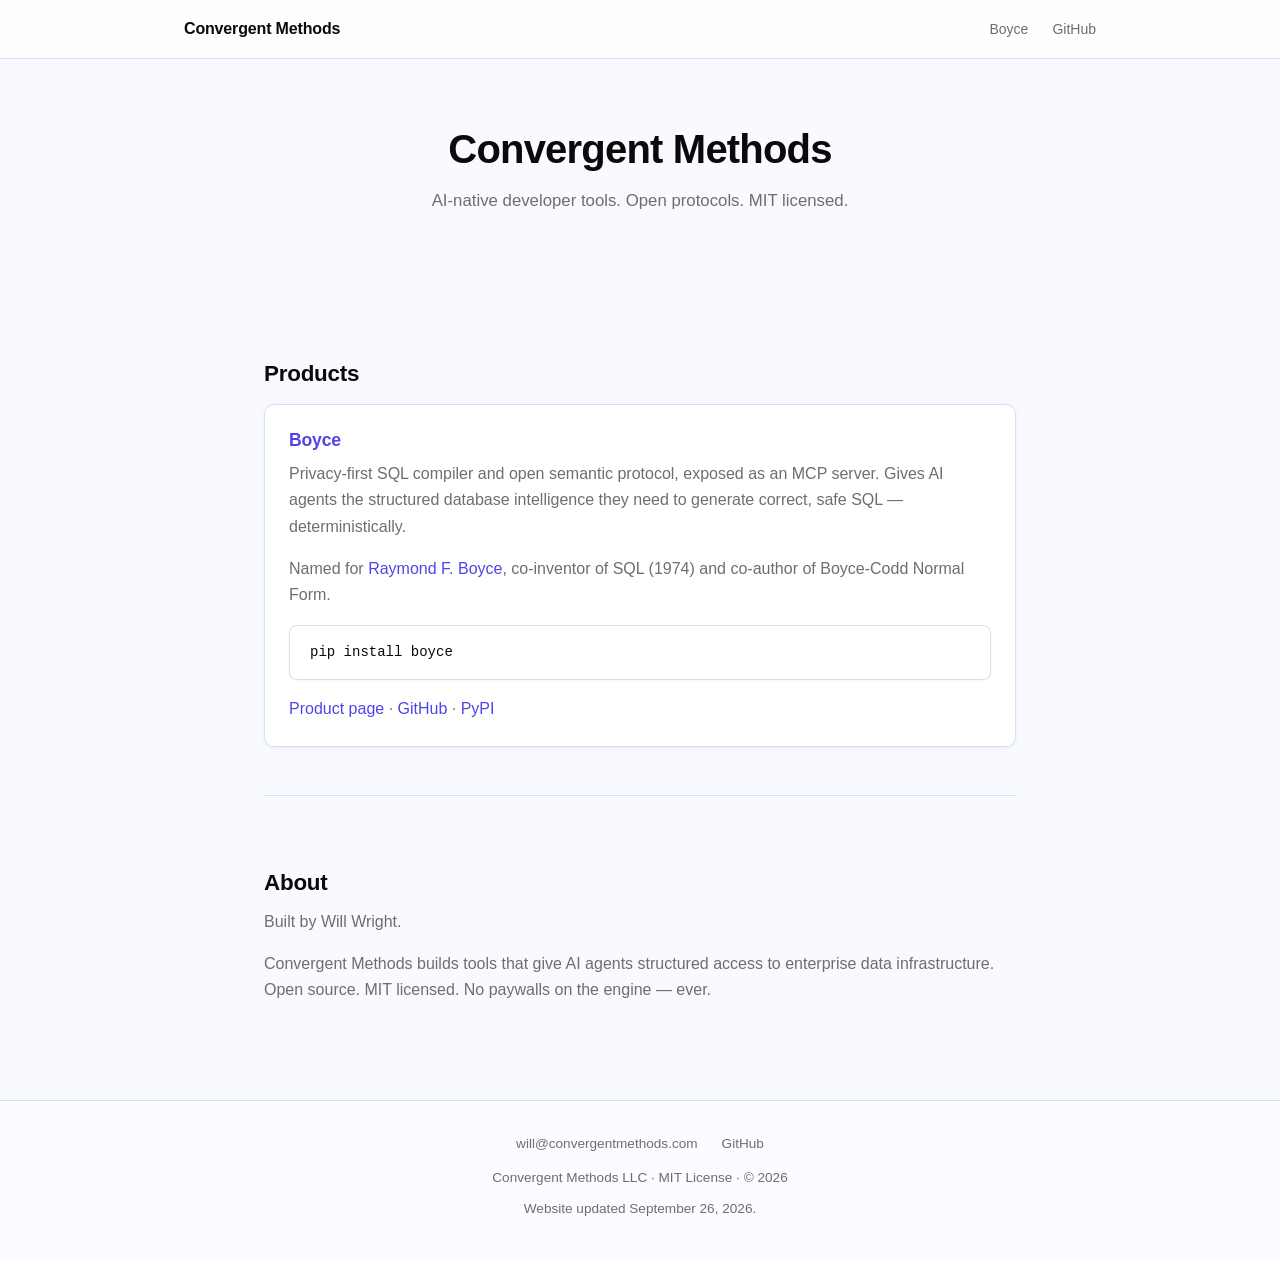
<file: index.html>
<!DOCTYPE html>
<html lang="en">
<head>
  <meta charset="UTF-8">
  <meta name="viewport" content="width=device-width, initial-scale=1.0">
  <title>Convergent Methods &mdash; AI-native developer tools</title>
  <meta name="description" content="Open-source developer tools for agentic database workflows. Built by Convergent Methods.">
  <meta property="og:title" content="Convergent Methods">
  <meta property="og:description" content="Open-source developer tools for agentic database workflows. MIT licensed.">
  <meta property="og:url" content="https://convergentmethods.com">
  <meta property="og:type" content="website">
  <link rel="stylesheet" href="styles.css">
  <script type="application/ld+json">
  {
    "@context": "https://schema.org",
    "@type": "Organization",
    "name": "Convergent Methods",
    "url": "https://convergentmethods.com",
    "description": "AI-native developer tools. Open protocols. MIT licensed.",
    "founder": {
      "@type": "Person",
      "name": "Will Wright"
    },
    "sameAs": [
      "https://github.com/ConvergentMethods"
    ]
  }
  </script>
</head>
<body>

  <nav>
    <div class="nav-inner">
      <a href="/" class="nav-brand">Convergent Methods</a>
      <ul class="nav-links">
        <li><a href="/boyce/">Boyce</a></li>
        <li><a href="https://github.com/ConvergentMethods">GitHub</a></li>
      </ul>
    </div>
  </nav>

  <main class="container">

    <div class="hero">
      <h1>Convergent Methods</h1>
      <p class="explainer">AI-native developer tools. Open protocols. MIT licensed.</p>
    </div>

    <section>
      <h2>Products</h2>

      <div class="card">
        <h3><a href="/boyce/">Boyce</a></h3>
        <p>Privacy-first SQL compiler and open semantic protocol, exposed as an MCP server. Gives AI agents the structured database intelligence they need to generate correct, safe SQL &mdash; deterministically.</p>
        <p>Named for <a href="https://en.wikipedia.org/wiki/Raymond_F._Boyce">Raymond F. Boyce</a>, co-inventor of SQL (1974) and co-author of Boyce-Codd Normal Form.</p>
        <pre><code class="language-bash">pip install boyce</code></pre>
        <p class="muted" style="margin-bottom: 0;">
          <a href="/boyce/">Product page</a> &middot;
          <a href="https://github.com/boyce-io/boyce">GitHub</a> &middot;
          <a href="https://pypi.org/project/boyce/">PyPI</a>
        </p>
      </div>
    </section>

    <section>
      <h2>About</h2>
      <p>Built by Will Wright.</p>
      <p>Convergent Methods builds tools that give AI agents structured access to enterprise data infrastructure. Open source. MIT licensed. No paywalls on the engine &mdash; ever.</p>
    </section>

  </main>

  <footer>
    <div class="container">
      <div class="footer-links">
        <a href="mailto:will@convergentmethods.com">will@convergentmethods.com</a>
        <a href="https://github.com/ConvergentMethods">GitHub</a>
      </div>
      <p>Convergent Methods LLC &middot; MIT License &middot; &copy; 2026</p>
      <p class="muted">Website updated September 26, 2026.</p>
    </div>
  </footer>

</body>
</html>
</file>
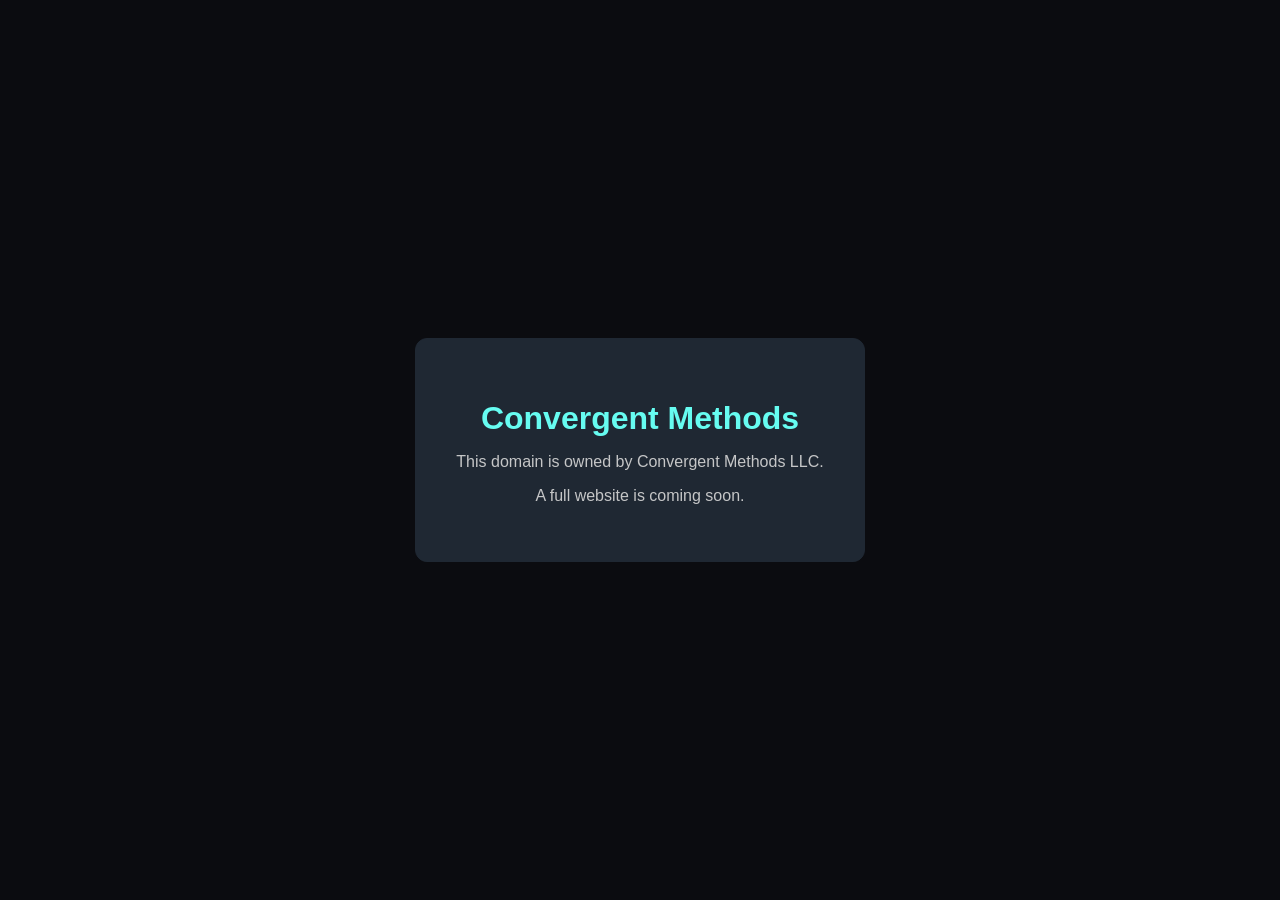
<file: convergentmethods.com/index.html>
<!DOCTYPE html>
<html lang="en">
<head>
  <meta charset="UTF-8" />
  <meta name="viewport" content="width=device-width, initial-scale=1.0" />
  <title>Convergent Methods</title>
  <style>
    body {
      font-family: -apple-system, BlinkMacSystemFont, Segoe UI, Helvetica, Arial, sans-serif;
      background: #0b0c10;
      color: #c5c6c7;
      display: flex;
      justify-content: center;
      align-items: center;
      height: 100vh;
      margin: 0;
      text-align: center;
    }
    .container {
      max-width: 480px;
      padding: 40px;
      border: 1px solid #1f2833;
      border-radius: 12px;
      background: #1f2833;
    }
    h1 {
      color: #66fcf1;
      margin-bottom: 12px;
    }
  </style>
</head>
<body>
  <div class="container">
    <h1>Convergent Methods</h1>
    <p>This domain is owned by Convergent Methods LLC.</p>
    <p>A full website is coming soon.</p>
  </div>
</body>
</html>
</file>
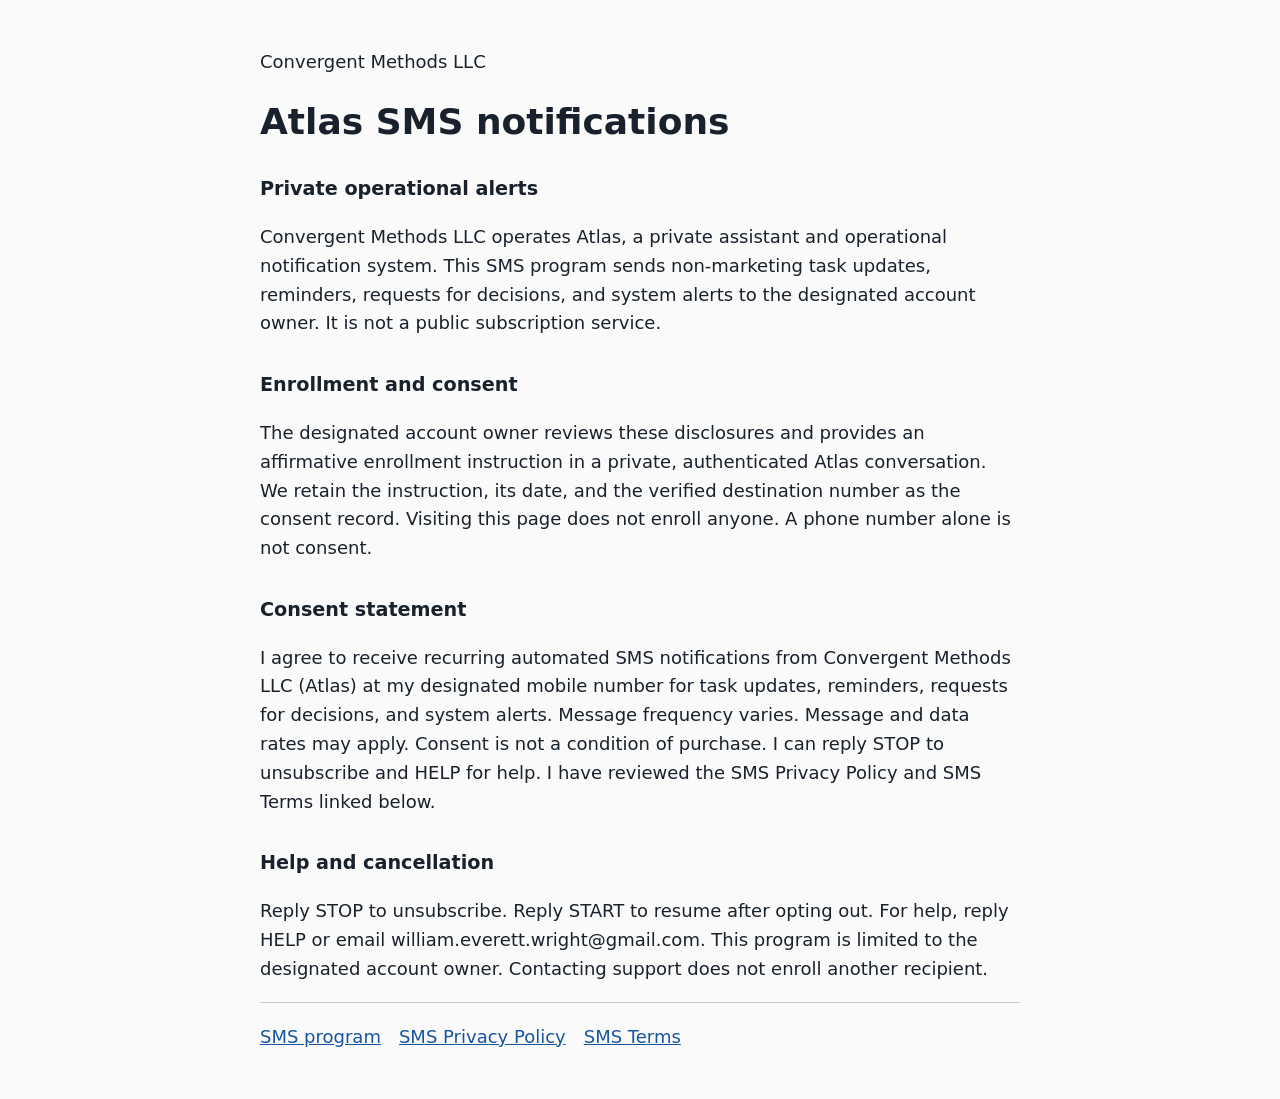
<file: sms/index.html>
<!doctype html>
<html lang="en"><head><meta charset="utf-8"><meta name="viewport" content="width=device-width,initial-scale=1"><title>Atlas SMS notifications | Convergent Methods</title><style>body{font:18px/1.6 system-ui,sans-serif;color:#19212c;background:#fafafa;margin:0}main{max-width:760px;margin:48px auto;padding:0 24px}h1{line-height:1.15}h2{font-size:1.2rem;margin-top:2rem}nav{display:flex;gap:18px;flex-wrap:wrap;border-top:1px solid #ccc;padding-top:20px}a{color:#1755a0}</style></head><body><main><p>Convergent Methods LLC</p><h1>Atlas SMS notifications</h1><section><h2>Private operational alerts</h2><p>Convergent Methods LLC operates Atlas, a private assistant and operational notification system. This SMS program sends non-marketing task updates, reminders, requests for decisions, and system alerts to the designated account owner. It is not a public subscription service.</p></section><section><h2>Enrollment and consent</h2><p>The designated account owner reviews these disclosures and provides an affirmative enrollment instruction in a private, authenticated Atlas conversation. We retain the instruction, its date, and the verified destination number as the consent record. Visiting this page does not enroll anyone. A phone number alone is not consent.</p></section><section><h2>Consent statement</h2><p>I agree to receive recurring automated SMS notifications from Convergent Methods LLC (Atlas) at my designated mobile number for task updates, reminders, requests for decisions, and system alerts. Message frequency varies. Message and data rates may apply. Consent is not a condition of purchase. I can reply STOP to unsubscribe and HELP for help. I have reviewed the SMS Privacy Policy and SMS Terms linked below.</p></section><section><h2>Help and cancellation</h2><p>Reply STOP to unsubscribe. Reply START to resume after opting out. For help, reply HELP or email william.everett.wright@gmail.com. This program is limited to the designated account owner. Contacting support does not enroll another recipient.</p></section><nav><a href="/sms/">SMS program</a><a href="/sms/privacy/">SMS Privacy Policy</a><a href="/sms/terms/">SMS Terms</a></nav></main></body></html>
</file>
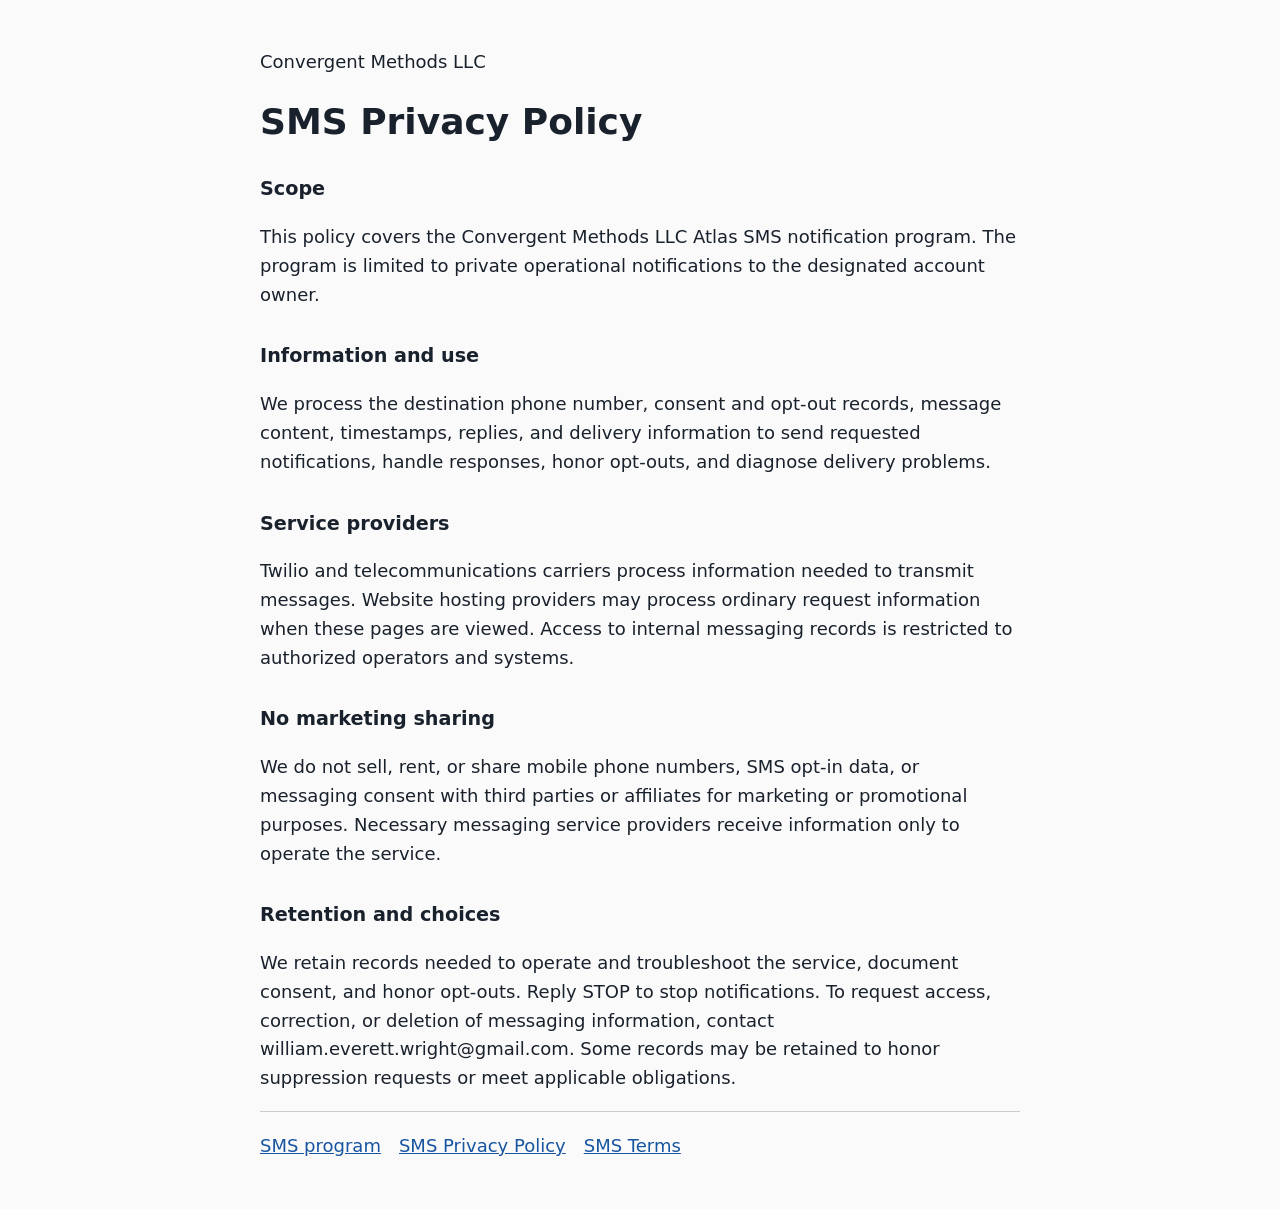
<file: sms/privacy/index.html>
<!doctype html>
<html lang="en"><head><meta charset="utf-8"><meta name="viewport" content="width=device-width,initial-scale=1"><title>SMS Privacy Policy | Convergent Methods</title><style>body{font:18px/1.6 system-ui,sans-serif;color:#19212c;background:#fafafa;margin:0}main{max-width:760px;margin:48px auto;padding:0 24px}h1{line-height:1.15}h2{font-size:1.2rem;margin-top:2rem}nav{display:flex;gap:18px;flex-wrap:wrap;border-top:1px solid #ccc;padding-top:20px}a{color:#1755a0}</style></head><body><main><p>Convergent Methods LLC</p><h1>SMS Privacy Policy</h1><section><h2>Scope</h2><p>This policy covers the Convergent Methods LLC Atlas SMS notification program. The program is limited to private operational notifications to the designated account owner.</p></section><section><h2>Information and use</h2><p>We process the destination phone number, consent and opt-out records, message content, timestamps, replies, and delivery information to send requested notifications, handle responses, honor opt-outs, and diagnose delivery problems.</p></section><section><h2>Service providers</h2><p>Twilio and telecommunications carriers process information needed to transmit messages. Website hosting providers may process ordinary request information when these pages are viewed. Access to internal messaging records is restricted to authorized operators and systems.</p></section><section><h2>No marketing sharing</h2><p>We do not sell, rent, or share mobile phone numbers, SMS opt-in data, or messaging consent with third parties or affiliates for marketing or promotional purposes. Necessary messaging service providers receive information only to operate the service.</p></section><section><h2>Retention and choices</h2><p>We retain records needed to operate and troubleshoot the service, document consent, and honor opt-outs. Reply STOP to stop notifications. To request access, correction, or deletion of messaging information, contact william.everett.wright@gmail.com. Some records may be retained to honor suppression requests or meet applicable obligations.</p></section><nav><a href="/sms/">SMS program</a><a href="/sms/privacy/">SMS Privacy Policy</a><a href="/sms/terms/">SMS Terms</a></nav></main></body></html>
</file>
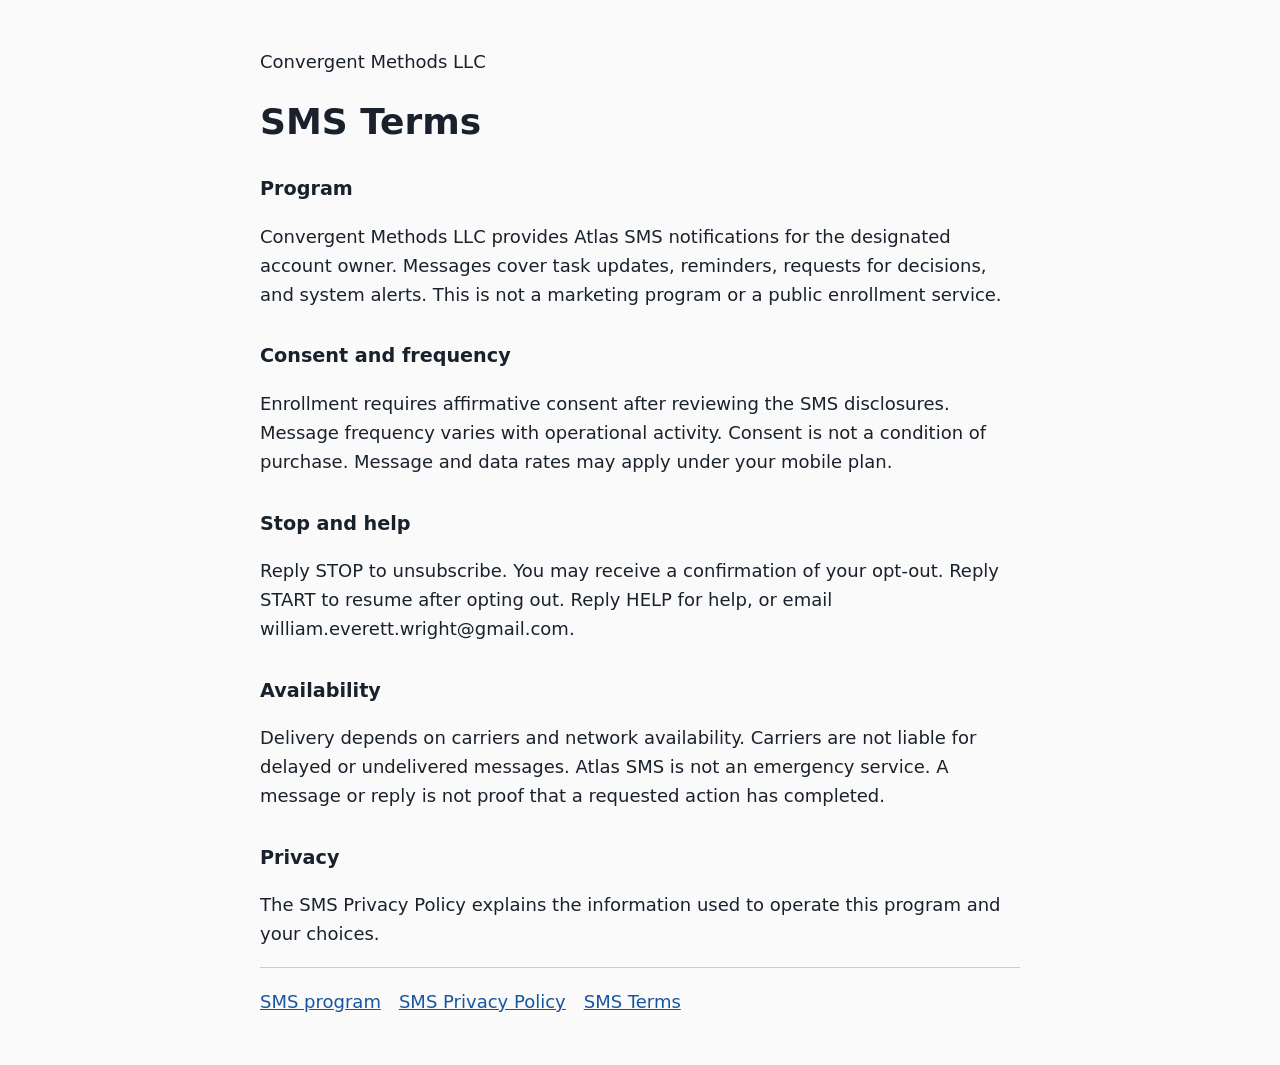
<file: sms/terms/index.html>
<!doctype html>
<html lang="en"><head><meta charset="utf-8"><meta name="viewport" content="width=device-width,initial-scale=1"><title>SMS Terms | Convergent Methods</title><style>body{font:18px/1.6 system-ui,sans-serif;color:#19212c;background:#fafafa;margin:0}main{max-width:760px;margin:48px auto;padding:0 24px}h1{line-height:1.15}h2{font-size:1.2rem;margin-top:2rem}nav{display:flex;gap:18px;flex-wrap:wrap;border-top:1px solid #ccc;padding-top:20px}a{color:#1755a0}</style></head><body><main><p>Convergent Methods LLC</p><h1>SMS Terms</h1><section><h2>Program</h2><p>Convergent Methods LLC provides Atlas SMS notifications for the designated account owner. Messages cover task updates, reminders, requests for decisions, and system alerts. This is not a marketing program or a public enrollment service.</p></section><section><h2>Consent and frequency</h2><p>Enrollment requires affirmative consent after reviewing the SMS disclosures. Message frequency varies with operational activity. Consent is not a condition of purchase. Message and data rates may apply under your mobile plan.</p></section><section><h2>Stop and help</h2><p>Reply STOP to unsubscribe. You may receive a confirmation of your opt-out. Reply START to resume after opting out. Reply HELP for help, or email william.everett.wright@gmail.com.</p></section><section><h2>Availability</h2><p>Delivery depends on carriers and network availability. Carriers are not liable for delayed or undelivered messages. Atlas SMS is not an emergency service. A message or reply is not proof that a requested action has completed.</p></section><section><h2>Privacy</h2><p>The SMS Privacy Policy explains the information used to operate this program and your choices.</p></section><nav><a href="/sms/">SMS program</a><a href="/sms/privacy/">SMS Privacy Policy</a><a href="/sms/terms/">SMS Terms</a></nav></main></body></html>
</file>
<file: styles.css>
/* ============================================
   Convergent Methods — Shared Stylesheet
   Palette: Mineral (Hybrid B)
   Static site: convergentmethods.com
   ============================================ */

/* --- Reset --- */
*, *::before, *::after {
  box-sizing: border-box;
  margin: 0;
  padding: 0;
}

/* --- Root Variables --- */
:root {
  --bg: #f8faff;
  --surface: #eef2fb;
  --border: #d8e0f0;
  --text-primary: #0a0a0a;
  --text-secondary: #6e6e6e;
  --accent: #4f46e5;
  --accent-hover: #4338ca;
  --code-bg: #eef2fb;
  --font-sans: -apple-system, BlinkMacSystemFont, "Segoe UI", Helvetica, Arial, sans-serif;
  --font-mono: "SF Mono", "Fira Code", "Fira Mono", Menlo, Consolas, "Liberation Mono", monospace;
}

/* --- Base --- */
html {
  font-size: 16px;
  -webkit-font-smoothing: antialiased;
  -moz-osx-font-smoothing: grayscale;
}

body {
  font-family: var(--font-sans);
  background: var(--bg);
  color: var(--text-primary);
  line-height: 1.65;
  min-height: 100vh;
}

/* --- Typography --- */
h1, h2, h3, h4 {
  font-weight: 600;
  line-height: 1.3;
  margin-bottom: 0.5em;
  letter-spacing: -0.01em;
}

h1 { font-size: 2rem; letter-spacing: -0.02em; }
h2 { font-size: 1.4rem; margin-top: 2.5rem; }
h3 { font-size: 1.1rem; margin-top: 1.5rem; }

p {
  margin-bottom: 1rem;
  color: var(--text-secondary);
}

a {
  color: var(--accent);
  text-decoration: none;
}

a:hover {
  color: var(--accent-hover);
  text-decoration: underline;
}

strong {
  color: var(--text-primary);
}

/* --- Layout --- */
.container {
  max-width: 800px;
  margin: 0 auto;
  padding: 0 1.5rem;
}

.container-wide {
  max-width: 960px;
  margin: 0 auto;
  padding: 0 1.5rem;
}

/* --- Nav --- */
nav {
  background: rgba(255, 255, 255, 0.8);
  backdrop-filter: blur(10px);
  -webkit-backdrop-filter: blur(10px);
  border-bottom: 1px solid var(--border);
  padding: 1rem 0;
  position: sticky;
  top: 0;
  z-index: 50;
}

nav .nav-inner {
  max-width: 960px;
  margin: 0 auto;
  padding: 0 1.5rem;
  display: flex;
  align-items: center;
  justify-content: space-between;
}

nav .nav-brand {
  font-weight: 700;
  font-size: 1rem;
  color: var(--text-primary);
  text-decoration: none;
  letter-spacing: -0.01em;
}

nav .nav-brand:hover {
  color: var(--accent);
  text-decoration: none;
}

nav .nav-links {
  display: flex;
  gap: 1.5rem;
  list-style: none;
}

nav .nav-links a {
  color: var(--text-secondary);
  font-size: 0.875rem;
}

nav .nav-links a:hover {
  color: var(--text-primary);
  text-decoration: none;
}

/* --- Hero --- */
.hero {
  text-align: center;
  padding: 4rem 0 3rem;
}

.hero h1 {
  font-size: 2.5rem;
  margin-bottom: 0.75rem;
}

.hero .tagline {
  font-size: 1.2rem;
  color: var(--text-secondary);
  margin-bottom: 0.5rem;
  font-style: italic;
}

.hero .explainer {
  font-size: 1.05rem;
  color: var(--text-secondary);
  max-width: 580px;
  margin: 0 auto 1.5rem;
}

.hero .install-block {
  display: inline-block;
  background: var(--accent);
  border-radius: 8px;
  padding: 0.7rem 2rem;
  font-family: var(--font-mono);
  font-size: 1.05rem;
  color: #ffffff;
  margin-bottom: 1.5rem;
  user-select: all;
  letter-spacing: 0.01em;
}

.hero .hero-links {
  display: flex;
  justify-content: center;
  gap: 1.5rem;
  flex-wrap: wrap;
}

.hero .hero-links a {
  color: var(--text-secondary);
  font-size: 0.95rem;
}

/* --- Sections --- */
section {
  padding: 2rem 0;
}

section + section {
  border-top: 1px solid var(--border);
}

/* --- Code Blocks --- */
pre {
  background: #ffffff;
  border: 1px solid var(--border);
  border-radius: 8px;
  padding: 1rem 1.25rem;
  overflow-x: auto;
  margin: 1rem 0;
  font-size: 0.875rem;
  line-height: 1.5;
  box-shadow: 0 1px 3px rgba(79, 70, 229, 0.06);
}

pre code {
  font-family: var(--font-mono);
  color: var(--text-primary);
  background: none;
  padding: 0;
  border: none;
  font-size: inherit;
}

code {
  font-family: var(--font-mono);
  background: var(--code-bg);
  padding: 0.15em 0.4em;
  border-radius: 4px;
  font-size: 0.875em;
  color: var(--accent);
  border: 1px solid var(--border);
}

/* --- Tables --- */
table {
  width: 100%;
  border-collapse: collapse;
  margin: 1rem 0;
  font-size: 0.9rem;
  background: #ffffff;
  border: 1px solid var(--border);
  border-radius: 8px;
  overflow: hidden;
  box-shadow: 0 1px 3px rgba(79, 70, 229, 0.05);
}

th, td {
  text-align: left;
  padding: 0.65rem 0.875rem;
}

th {
  color: var(--text-secondary);
  font-weight: 600;
  font-size: 0.75rem;
  text-transform: uppercase;
  letter-spacing: 0.05em;
  background: var(--surface);
  border-bottom: 1px solid var(--border);
}

td {
  color: var(--text-secondary);
  border-bottom: 1px solid var(--border);
}

tr:last-child td {
  border-bottom: none;
}

td:first-child {
  color: var(--text-primary);
}

td code {
  color: var(--accent);
  border: none;
}

/* --- Cards --- */
.card {
  background: #ffffff;
  border: 1px solid var(--border);
  border-radius: 10px;
  padding: 1.5rem;
  margin: 1rem 0;
  box-shadow: 0 1px 4px rgba(79, 70, 229, 0.07);
}

.card h3 {
  margin-top: 0;
}

/* --- Palette label (used in hero) --- */
.palette-label {
  font-size: 0.7rem;
  text-transform: uppercase;
  letter-spacing: 0.1em;
  color: var(--accent);
  background: rgba(79, 70, 229, 0.08);
  border: 1px solid rgba(79, 70, 229, 0.2);
  display: inline-block;
  padding: 0.2rem 0.65rem;
  border-radius: 4px;
  margin-bottom: 1rem;
}

/* --- Tabs --- */
.tabs {
  margin: 1rem 0;
}

.tab-buttons {
  display: flex;
  gap: 0;
  border-bottom: 1px solid var(--border);
  margin-bottom: 1rem;
}

.tab-btn {
  background: none;
  border: none;
  color: var(--text-secondary);
  padding: 0.5rem 1rem;
  cursor: pointer;
  font-family: var(--font-sans);
  font-size: 0.875rem;
  border-bottom: 2px solid transparent;
  transition: color 0.15s, border-color 0.15s;
}

.tab-btn:hover {
  color: var(--text-primary);
}

.tab-btn.active {
  color: var(--accent);
  border-bottom-color: var(--accent);
}

.tab-content {
  display: none;
}

.tab-content.active {
  display: block;
}

/* --- Parser Grid --- */
.parser-grid {
  display: flex;
  flex-wrap: wrap;
  gap: 0.5rem;
  margin: 1rem 0;
}

.parser-tag {
  background: #ffffff;
  border: 1px solid var(--border);
  border-radius: 4px;
  padding: 0.35rem 0.75rem;
  font-size: 0.8rem;
  color: var(--text-secondary);
  font-family: var(--font-mono);
  box-shadow: 0 1px 2px rgba(79, 70, 229, 0.04);
}

/* --- Install block (inline, non-hero) --- */
.install-block-inline {
  display: inline-block;
  background: var(--accent);
  border-radius: 8px;
  padding: 0.7rem 2rem;
  font-family: var(--font-mono);
  font-size: 1.05rem;
  color: #ffffff;
  user-select: all;
  letter-spacing: 0.01em;
}

/* --- Footer --- */
footer {
  border-top: 1px solid var(--border);
  padding: 2rem 0;
  margin-top: 3rem;
  text-align: center;
  color: var(--text-secondary);
  font-size: 0.85rem;
  background: rgba(255, 255, 255, 0.5);
}

footer p {
  margin-bottom: 0.5rem;
  color: var(--text-secondary);
}

footer a {
  color: var(--text-secondary);
}

footer a:hover {
  color: var(--text-primary);
}

.footer-links {
  display: flex;
  justify-content: center;
  gap: 1.5rem;
  margin-bottom: 0.75rem;
  flex-wrap: wrap;
}

/* --- Utilities --- */
.mono { font-family: var(--font-mono); }
.muted { color: var(--text-secondary); }
.accent { color: var(--accent); }
.text-center { text-align: center; }
.mt-1 { margin-top: 0.5rem; }
.mt-2 { margin-top: 1rem; }
.mt-3 { margin-top: 1.5rem; }
.mb-2 { margin-bottom: 1rem; }

/* --- Responsive --- */
@media (max-width: 768px) {
  .hero h1 {
    font-size: 1.75rem;
  }

  .hero .tagline {
    font-size: 1rem;
  }

  .hero .install-block {
    font-size: 0.9rem;
    padding: 0.6rem 1.25rem;
  }

  nav .nav-inner {
    flex-direction: column;
    gap: 0.75rem;
  }

  nav .nav-links {
    gap: 1rem;
  }

  table {
    font-size: 0.8rem;
  }

  th, td {
    padding: 0.4rem 0.5rem;
  }

  h1 { font-size: 1.5rem; }
  h2 { font-size: 1.2rem; }
}

/* --- Prism.js Overrides --- */
pre[class*="language-"] {
  background: #ffffff;
  border: 1px solid var(--border);
  border-radius: 8px;
  padding: 1rem 1.25rem;
  margin: 1rem 0;
  box-shadow: 0 1px 3px rgba(79, 70, 229, 0.06);
}

code[class*="language-"] {
  font-family: var(--font-mono);
  font-size: 0.875rem;
}
</file>
